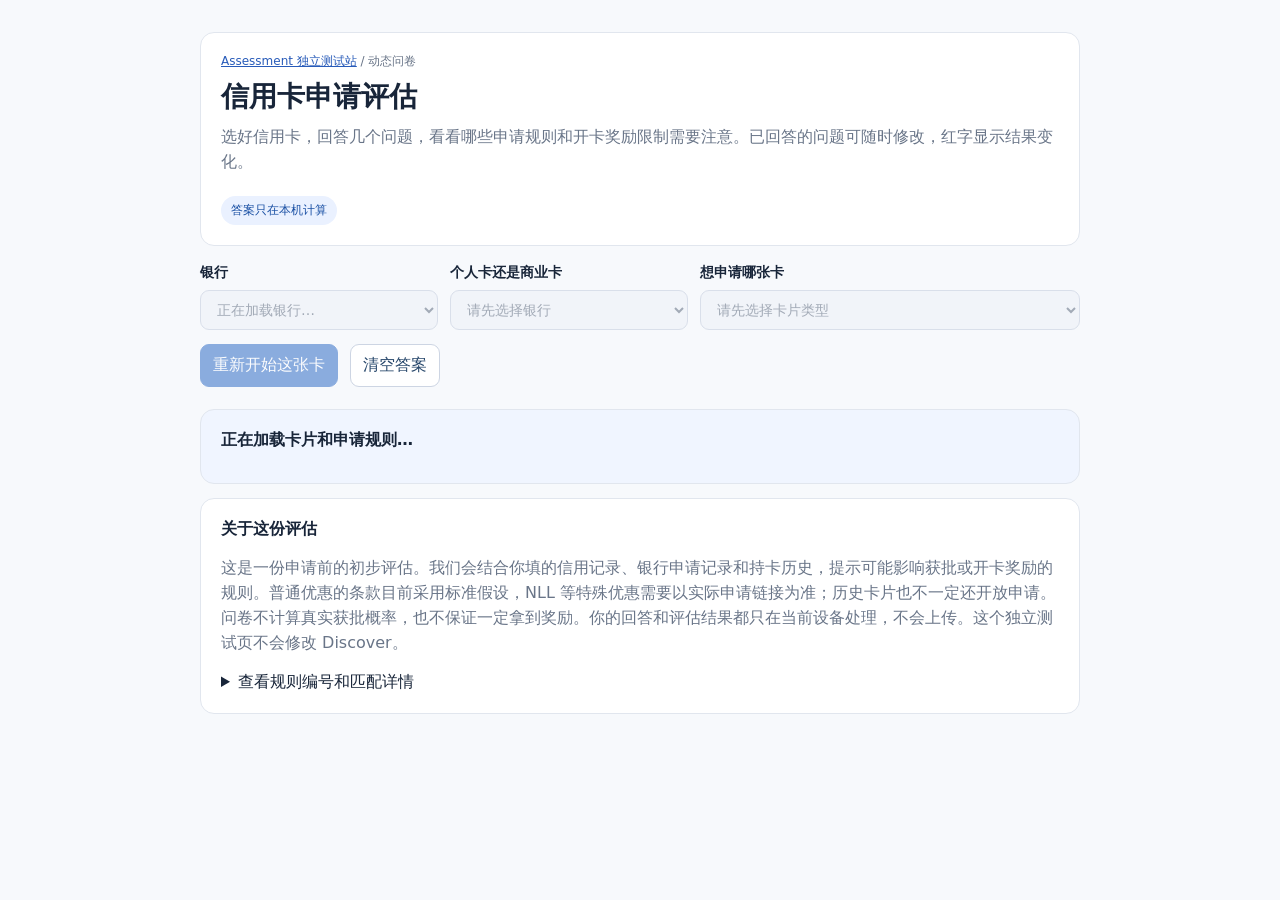
<file: index.html>
<!doctype html><html lang="zh-CN"><head><meta charset="utf-8"><meta name="viewport" content="width=device-width,initial-scale=1"><title>NextBonus Assessment</title><meta http-equiv="refresh" content="0; url=dynamic-questionnaire.html"></head><body><p><a href="dynamic-questionnaire.html">进入 NextBonus 信用卡评估</a></p></body></html>
</file>
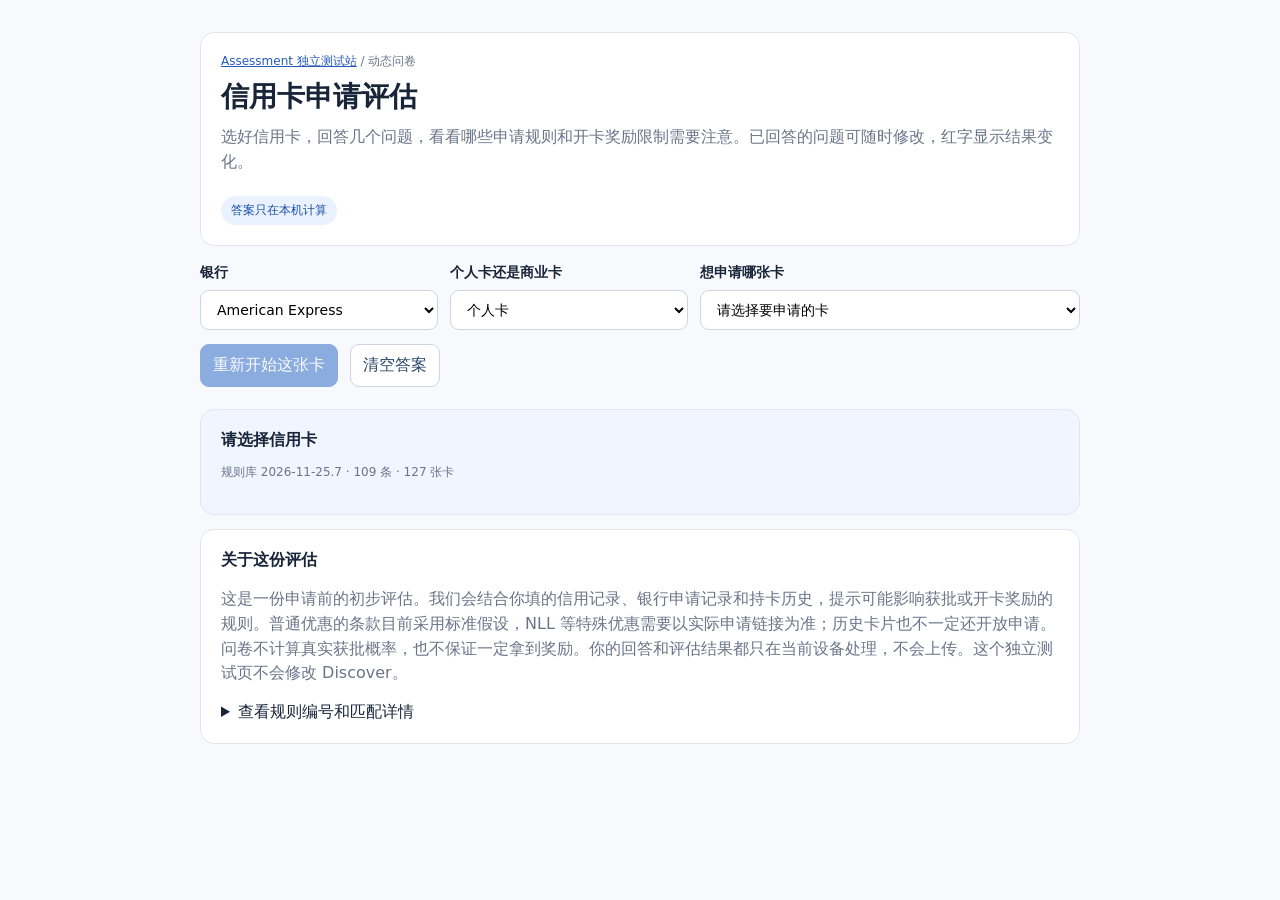
<file: dynamic-questionnaire.html>
<!doctype html>
<html lang="zh-CN">
<head>
<meta charset="utf-8" />
<meta name="viewport" content="width=device-width,initial-scale=1" />
<title>NextBonus · 信用卡申请评估测试</title>
<style>
:root{color-scheme:light;font-family:system-ui,-apple-system,BlinkMacSystemFont,"Segoe UI",sans-serif;background:#f7f9fc;color:#182539}
*{box-sizing:border-box}body{margin:0}.wrap{max-width:920px;margin:0 auto;padding:32px 20px 80px}
a{color:#285bb9}h1{margin:.3em 0;font-size:28px}h2{font-size:17px;margin:26px 0 12px}
p{line-height:1.55}.muted{color:#697588}.small{color:#697588;font-size:12px}
.header,.question,.summary,.notes{background:white;border:1px solid #e1e6ee;border-radius:14px;padding:20px;margin-bottom:14px}
.header{display:flex;justify-content:space-between;gap:18px;align-items:center;flex-wrap:wrap}
.header p{margin:4px 0;color:#697588}.badge{background:#eaf1ff;color:#1a50a4;padding:6px 10px;border-radius:20px;font-size:12px}
.controls{display:flex;gap:12px;align-items:center;flex-wrap:wrap;margin:18px 0}select,input,button{font:inherit;border-radius:9px;padding:10px 12px;border:1px solid #cdd5e3;background:#fff}
select{min-width:170px;max-width:100%}#amex-offer-settings[hidden],#retry[hidden]{display:none}
.selection-panel{margin:18px 0 22px}.selection-grid{display:grid;grid-template-columns:1fr 1fr 1.6fr;gap:12px}
.selection-grid label{display:flex;flex-direction:column;gap:8px;font-weight:600;font-size:14px}
.selection-grid select{width:100%;min-width:0;font-weight:400}.selection-grid select:disabled{background:#eff2f8;color:#7f8a9a}
.selector-actions{margin:14px 0 0}button:disabled{cursor:not-allowed;opacity:.5}
@media(max-width:650px){.selection-grid{grid-template-columns:1fr}}.choice-list{display:grid;gap:10px;margin:12px 0 15px}
.check-option{display:flex;gap:10px;align-items:flex-start;font-size:14px;line-height:1.45}
.check-option input{margin:3px 0;accent-color:#235caa;width:16px;height:16px;flex-shrink:0}
.pending-rules{border:1px solid #f0d79b;background:#fffaf1;border-radius:14px;padding:16px;margin-top:18px}
.pending-rules p{line-height:1.5}.assessment-summary{display:grid;grid-template-columns:repeat(2,minmax(0,1fr));gap:12px}
.assessment-panel{border:1px solid #dbe3ef;background:#fff;border-radius:14px;padding:18px}
.assessment-panel p{line-height:1.55}.decision-title{font-size:24px;margin:0 0 14px;line-height:1.35}.decision-clear{color:#176a40}.decision-block,.decision-wait{color:#b42318}.decision-risk,.decision-review{color:#805019}.decision-reasons{padding-left:22px;margin:8px 0 14px;line-height:1.7}.decision-reasons li+li{margin-top:8px}.decision-card .small{color:#667085;margin-bottom:0}.rule-report{background:#fff;border:1px solid #dbe3ef;padding:16px;border-radius:12px;margin-top:12px}
.structured-field{display:block;margin:12px 0;font-weight:500;font-size:14px}
.structured-field input,.structured-field select{display:block;margin-top:7px;width:100%;font-weight:normal}#identity-note{line-height:1.5}button{cursor:pointer;background:#1f61c2;color:#fff;border-color:#1f61c2}button.secondary{background:white;color:#27476b;border-color:#cdd5e3}
.question-head{display:flex;justify-content:space-between;gap:12px;margin-bottom:12px}.question-head strong{font-size:15px}.question-head span{font-size:11px}
.choice-inline,.field-line{display:flex;gap:12px;align-items:center;flex-wrap:wrap;margin:10px 0}
.choice-inline>select{flex:0 1 270px}.field-line .structured-field{min-width:260px;flex:0 1 380px;margin:0}
.structured-field select{width:100%}.count-picker{display:flex;gap:8px;flex-wrap:wrap}
.count-picker select{min-width:150px}.count-picker input{max-width:170px}
.count-picker input[hidden]{display:none}
.rule-delta{color:#b42318;font-size:13px;font-weight:650;line-height:1.5}
.rule-unchanged{color:#758294;font-size:12px;line-height:1.5}
.check-option{flex-wrap:wrap}.check-option .rule-delta,.check-option .rule-unchanged{margin-left:4px}
.input-row{display:flex;gap:8px;flex-wrap:wrap}.input-row input{flex:1;min-width:160px}
.summary{background:#f0f5ff}details{margin-top:12px}summary{cursor:pointer}
@media(max-width:560px){.assessment-summary{grid-template-columns:1fr}.wrap{padding:18px 12px 50px}.header{padding:16px}.question{padding:16px}}
</style>
</head>
<body>
<main class="wrap">
  <div class="header"><div><div class="small"><a href="./" data-copy="home">Assessment 独立测试站</a><span data-copy="dynamic_suffix"> / 动态问卷</span></div><h1 data-copy="heading">信用卡申请评估</h1>
    <p data-copy="intro">选好信用卡，回答几个问题，看看哪些申请规则和开卡奖励限制需要注意。已回答的问题可随时修改，红字显示结果变化。</p></div><span class="badge" data-copy="local">答案只在本机计算</span></div>
  <div class="selection-panel">
    <div class="selection-grid">
      <label for="issuer"><span data-copy="bank">银行</span>
        <select id="issuer" aria-label="选择发行银行" data-copy-aria="bank_aria" disabled><option value="">正在加载银行…</option></select>
      </label>
      <label for="customer-type"><span data-copy="customer_type">个人卡还是商业卡</span>
        <select id="customer-type" aria-label="选择个人卡或商业卡" data-copy-aria="type_aria" disabled><option value="">请先选择银行</option></select>
      </label>
      <label for="card-select"><span data-copy="card">想申请哪张卡</span>
        <select id="card-select" aria-label="选择信用卡" data-copy-aria="card_aria" disabled><option value="">请先选择卡片类型</option></select>
      </label>
    </div>
    <div class="controls selector-actions">
      <button id="generate" type="button" disabled data-copy="restart">重新开始这张卡</button>
      <button id="reset" class="secondary" type="button" data-copy="reset">清空答案</button>
      <button id="retry" class="secondary" type="button" hidden data-copy="retry">重新加载</button>
    </div>
  </div>
  <div id="amex-offer-settings" class="controls" hidden>
    <label for="offer-variant" data-copy="offer_type">申请优惠类型：</label>
    <select id="offer-variant" aria-label="Amex Offer 类型" data-copy-aria="offer_aria">
      <option value="STANDARD" data-copy="standard">普通公开开卡奖励（默认）</option>
      <option value="NLL" data-copy="nll">NLL 特殊开卡奖励</option>
    </select>
    <span class="small" data-copy="offer_explainer">普通优惠按常见开卡奖励条款判断；如果是 NLL，只取消同一张卡的终身奖励限制，其他同系列限制仍可能存在。</span>
  </div>
  <div class="summary"><strong id="summary">正在读取独立评估数据…</strong>
    <p class="small" id="version"></p><p class="small" id="identity-note"></p></div>
  <div id="questions"></div>
  <div id="assessment-result" aria-live="polite"></div>
  <div class="notes"><strong data-copy="about">关于这份评估</strong>
    <p class="muted" data-copy="about_text">这是一份申请前的初步评估。我们会结合你填的信用记录、银行申请记录和持卡历史，提示可能影响获批或开卡奖励的规则。普通优惠的条款目前采用标准假设，NLL 等特殊优惠需要以实际申请链接为准；历史卡片也不一定还开放申请。问卷不计算真实获批概率，也不保证一定拿到奖励。你的回答和评估结果都只在当前设备处理，不会上传。这个独立测试页不会修改 Discover。</p>
    <details><summary data-copy="debug">查看规则编号和匹配详情</summary><p class="small" id="scope"></p><p class="small" id="gaps"></p></details>
  </div>
</main>
<script src="adapters/card-identity-v1.js"></script>
<script src="engines/bank-rules-runtime.js"></script>
<script src="adapters/assessment-api-v2.js"></script>
<script src="assets/assessment-loader-v2.js"></script>
<script src="assets/dynamic-questionnaire-demo.js"></script>
</body>
</html>
</file>
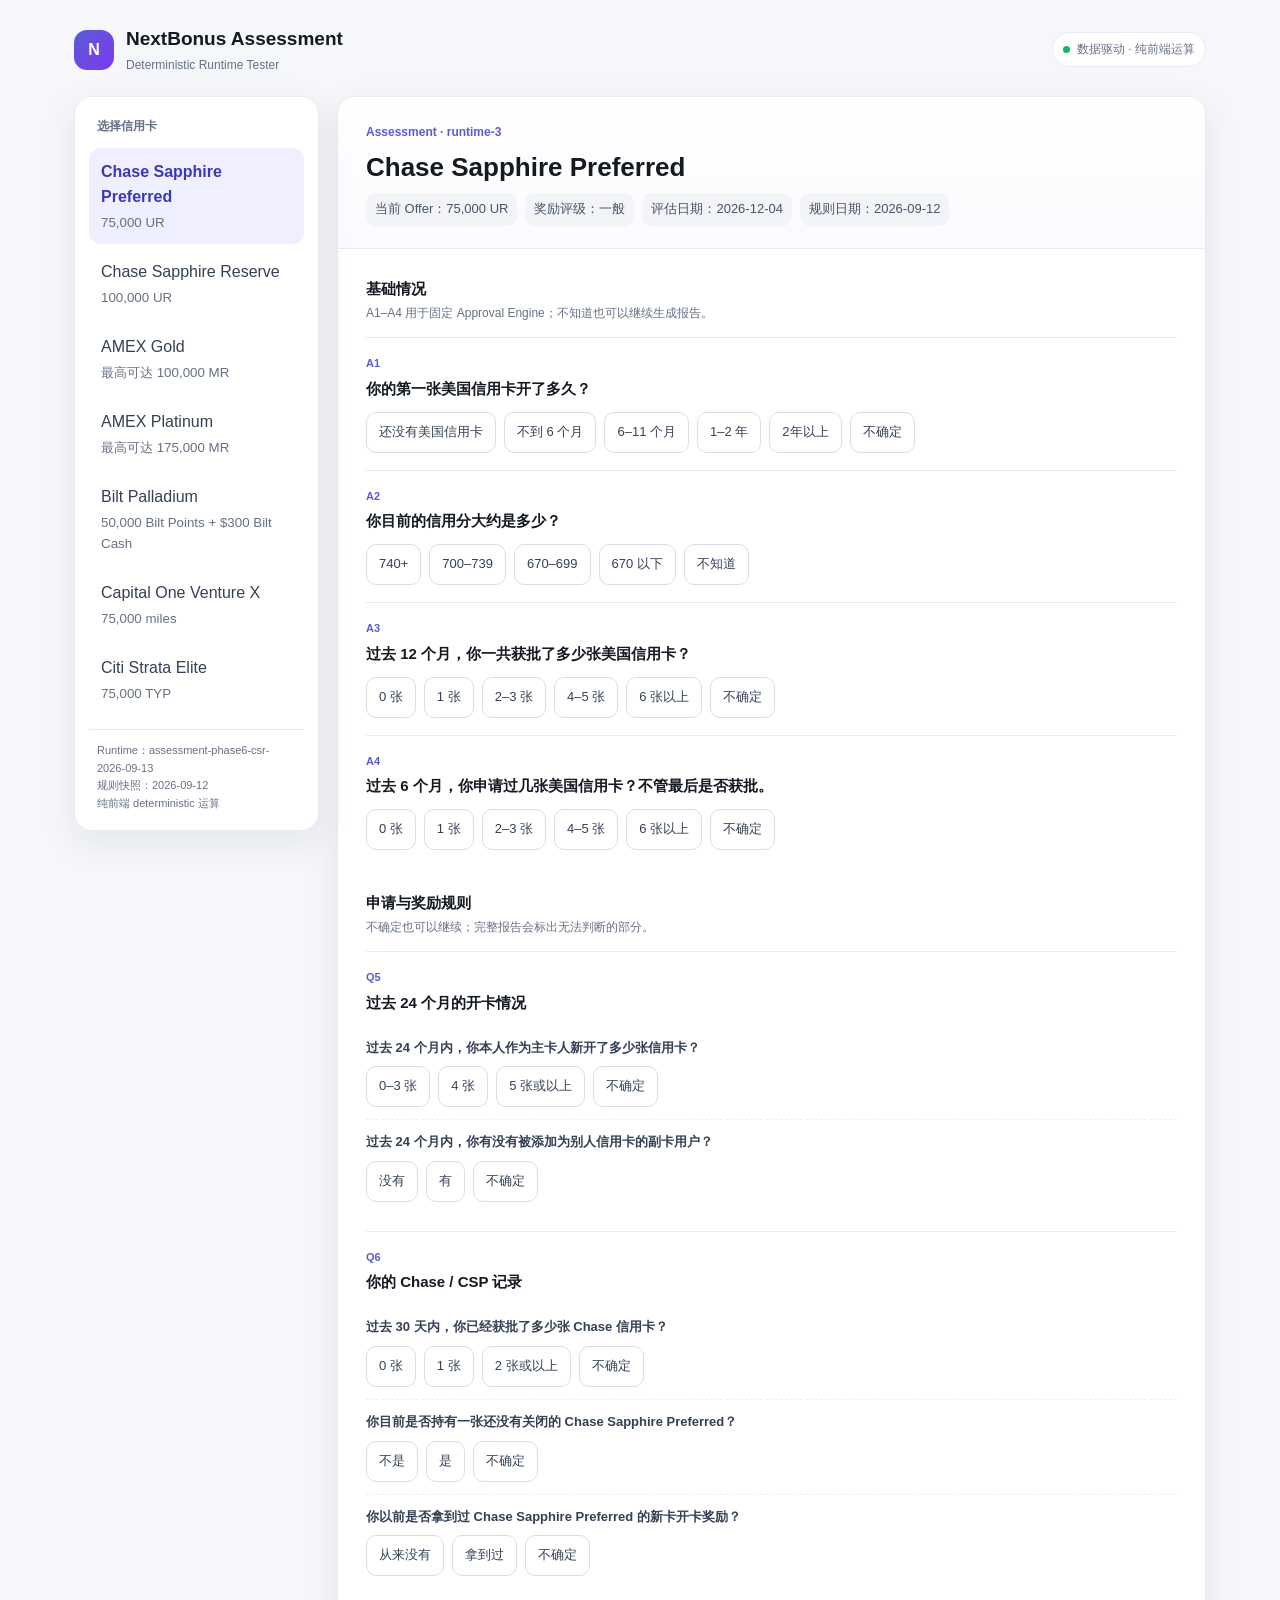
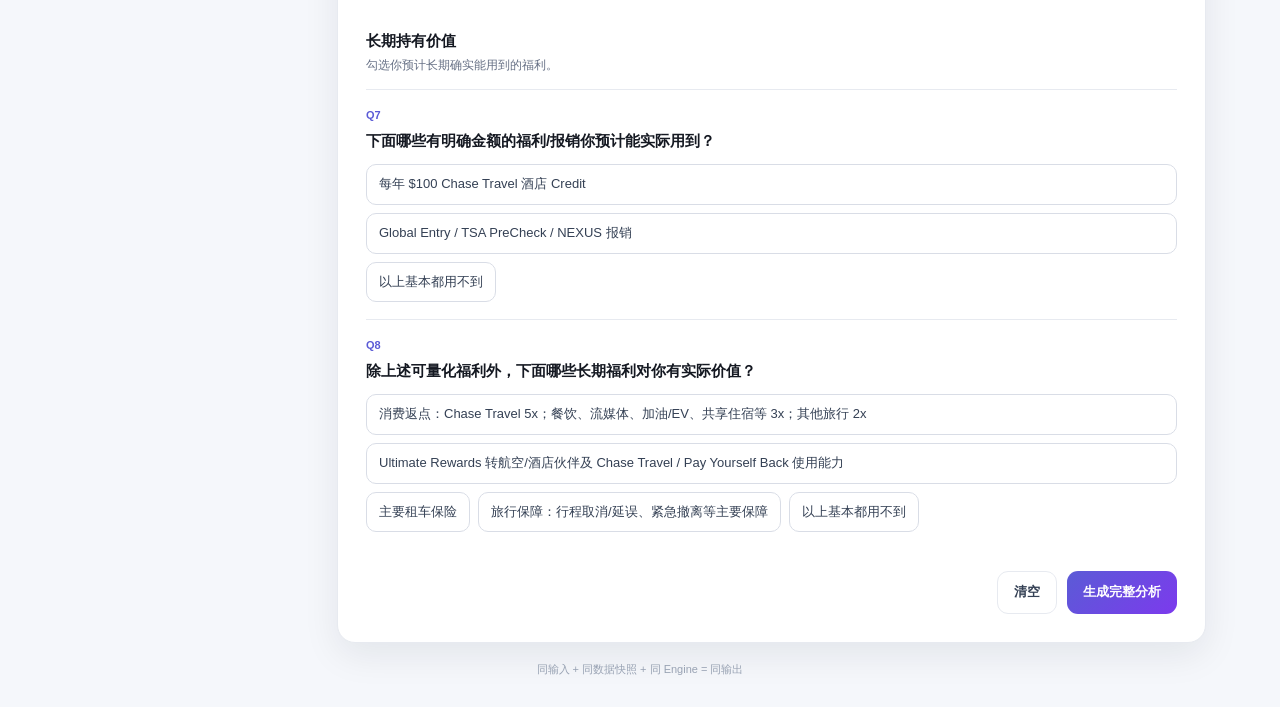
<file: legacy/index-v1.html>
<!doctype html><html lang="zh-CN"><head><base href="../"><meta charset="utf-8"><meta name="viewport" content="width=device-width,initial-scale=1"><title>NextBonus Assessment</title><link rel="stylesheet" href="assets/app.css"><link rel="stylesheet" href="assets/offer-history-chart.css"><script src="assets/offer-history-chart.js"></script><script src="engines/bank-rule-engine.js"></script><script src="engines/timing-engine.js"></script><script src="engines/fact-normalizer.js"></script><script src="engines/approval-engine.js"></script><script src="engines/long-term-engine.js"></script><script src="engines/orchestrator-engine.js"></script><script src="engines/report-renderer.js"></script><script src="engines/assessment-core-v1.js"></script><script src="engines/assessment-runtime-engine-v3.js"></script><script src="assets/ui-core-v3.js"></script><script src="assets/ui-form-v3.js"></script><script src="assets/ui-report-v3.js"></script></head><body><div class="shell"><div class="topbar"><div class="brand"><div class="logo">N</div><div><h1>NextBonus Assessment</h1><p>Deterministic Runtime Tester</p></div></div><div class="badge"><span class="dot"></span> 数据驱动 · 纯前端运算</div></div><div class="layout"><aside class="sidebar" id="sidebar"></aside><main class="panel" id="main"><div class="hero"><h2>正在加载评估数据…</h2></div></main></div><div class="footer">同输入 + 同数据快照 + 同 Engine = 同输出</div></div><script>window.addEventListener('nb-runtime-ready',()=>{NBUI.current=NBRuntime.products.display_order[0];NBUI.renderSidebar();NBUI.renderForm()});</script><script src="assets/bootstrap-v3.js"></script></body></html>
</file>
